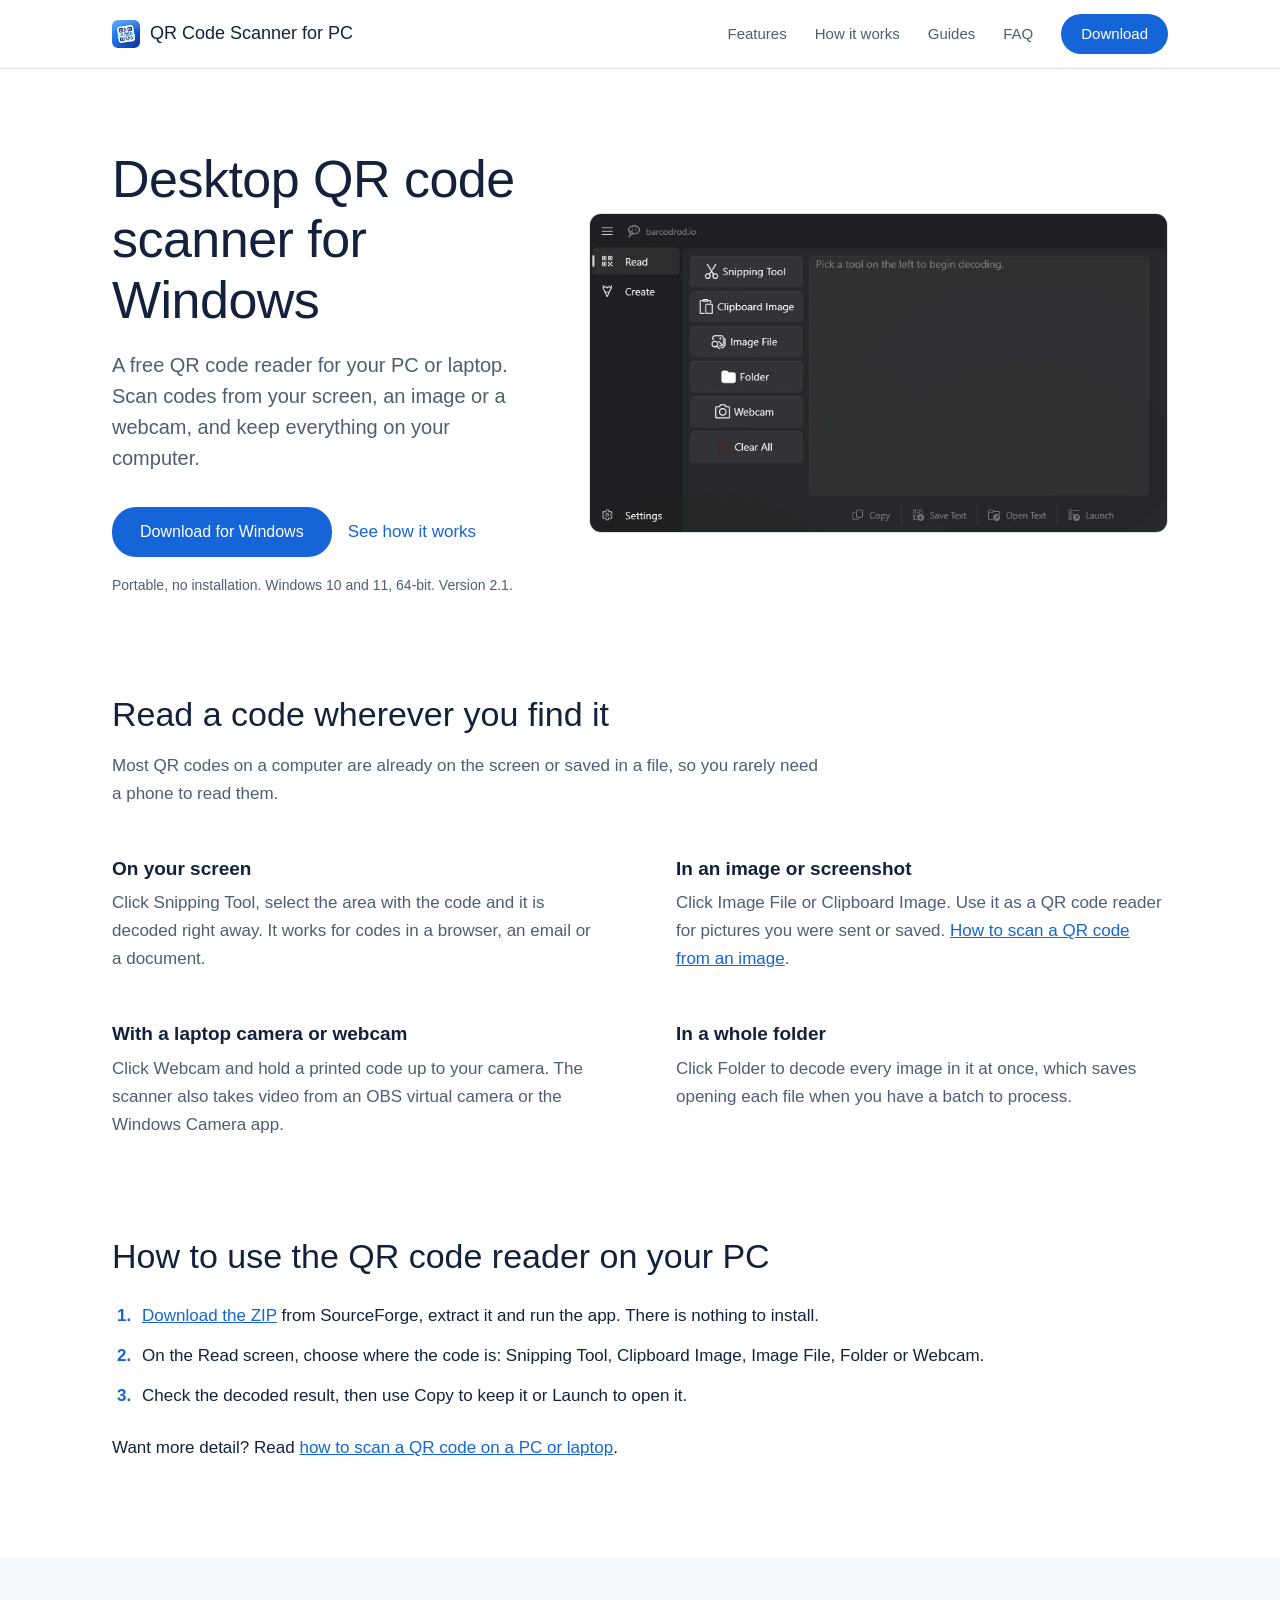
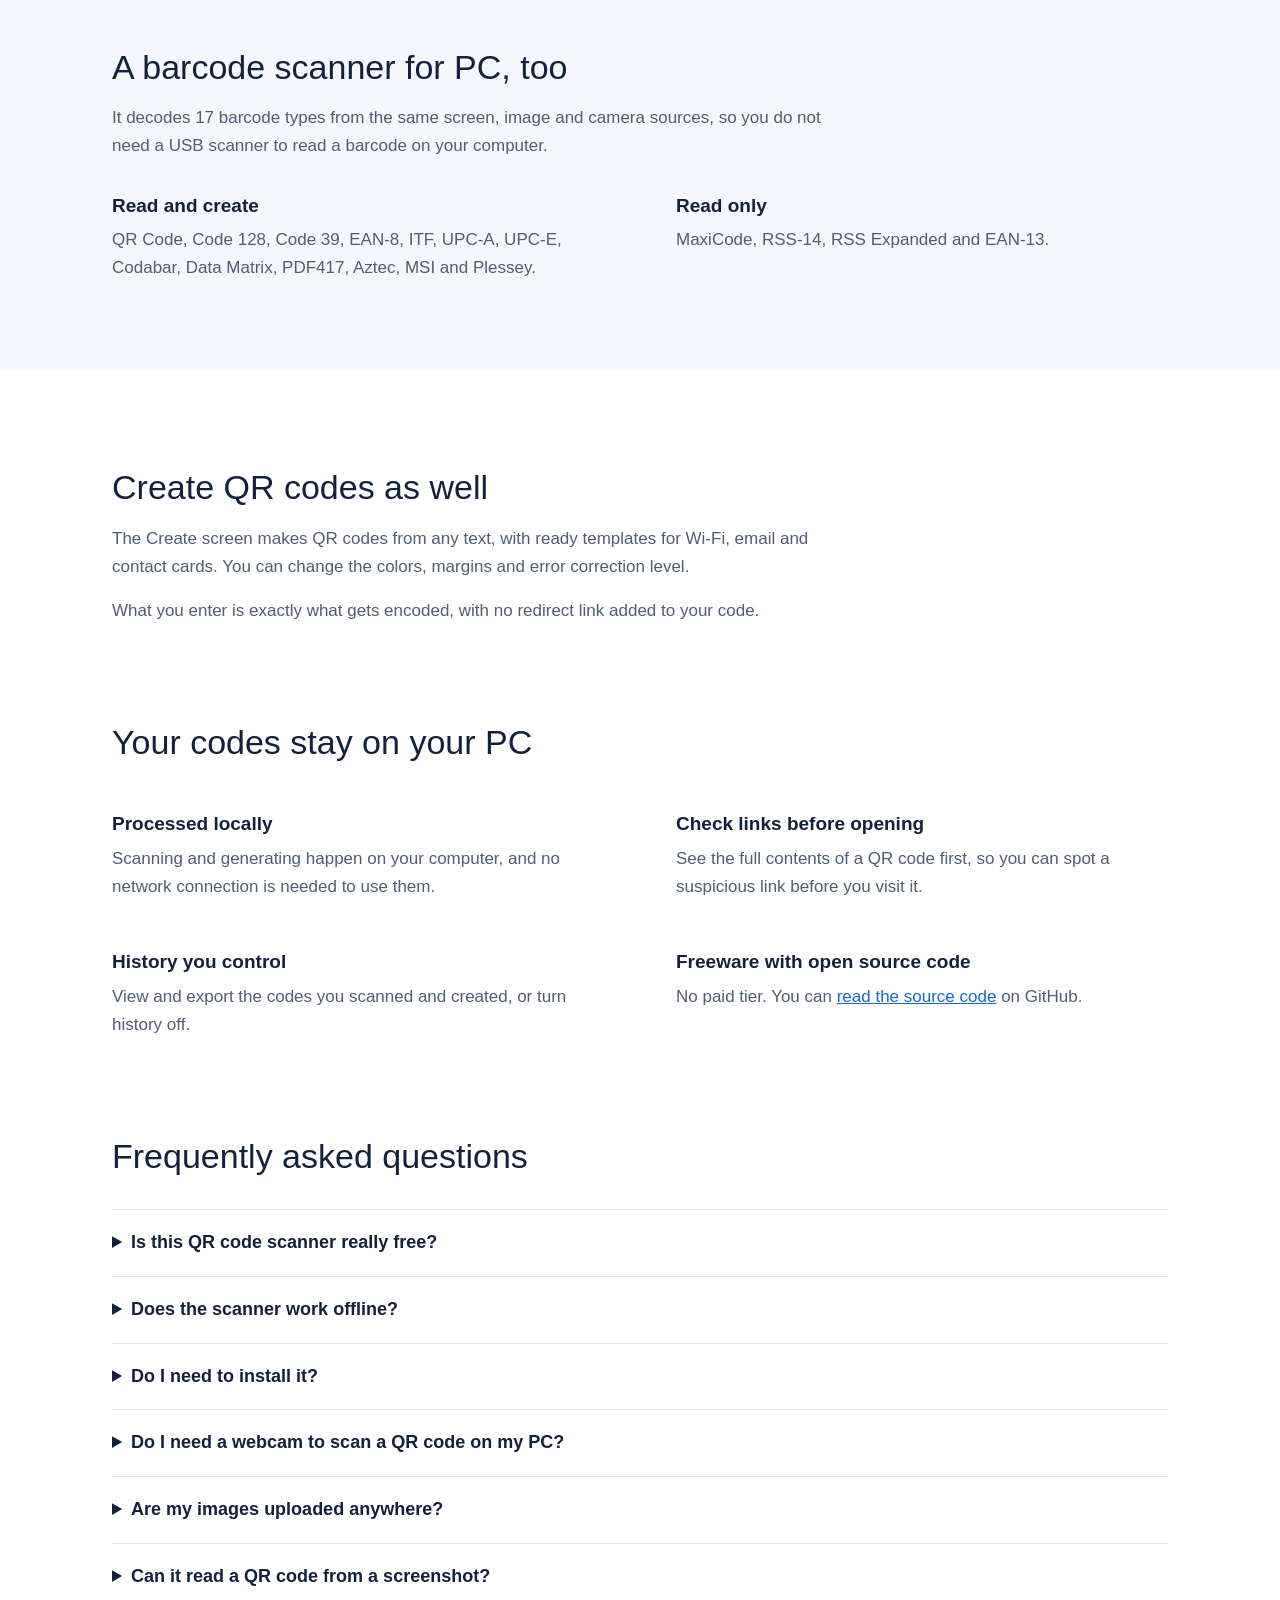
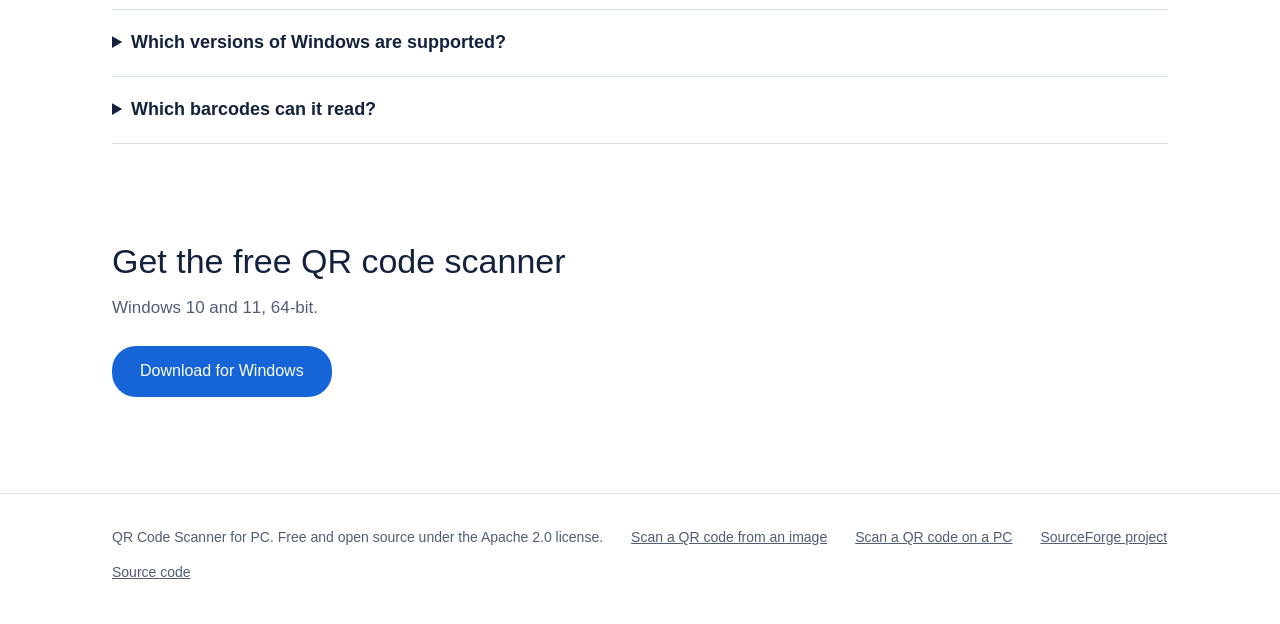
<file: docs/index.html>
<!doctype html>
<html lang="en">
<head>
<meta charset="utf-8">
<meta name="viewport" content="width=device-width, initial-scale=1">
<title>Desktop QR Code Scanner for Windows: Free QR Reader for PC</title>
<meta name="description" content="Free desktop QR code scanner for Windows 10 and 11. Read QR codes and barcodes from your screen, an image or a webcam. Works offline, nothing is uploaded.">
<meta name="robots" content="index, follow">
<link rel="canonical" href="https://swiftorcaplug.github.io/desktop-qr-code-scanner/">
<link rel="icon" type="image/png" sizes="32x32" href="assets/favicon-32.png">
<link rel="apple-touch-icon" href="assets/icon-256.png">
<meta property="og:type" content="website">
<meta property="og:site_name" content="QR Code Scanner for PC">
<meta property="og:title" content="Desktop QR Code Scanner for Windows: Free QR Reader for PC">
<meta property="og:description" content="Free desktop QR code scanner for Windows 10 and 11. Read QR codes and barcodes from your screen, an image or a webcam. Works offline, nothing is uploaded.">
<meta property="og:url" content="https://swiftorcaplug.github.io/desktop-qr-code-scanner/">
<meta property="og:image" content="https://swiftorcaplug.github.io/desktop-qr-code-scanner/assets/og-image.png">
<meta property="og:image:width" content="1200">
<meta property="og:image:height" content="630">
<meta name="twitter:card" content="summary_large_image">
<link rel="stylesheet" href="assets/style.css">
<script type="application/ld+json">{"@context": "https://schema.org", "@type": "WebSite", "name": "QR Code Scanner for PC", "url": "https://swiftorcaplug.github.io/desktop-qr-code-scanner/"}</script>
<script type="application/ld+json">{"@context": "https://schema.org", "@type": "SoftwareApplication", "name": "QR Code Scanner for PC", "url": "https://swiftorcaplug.github.io/desktop-qr-code-scanner/", "description": "Free desktop QR code scanner for Windows 10 and 11. Read QR codes and barcodes from your screen, an image or a webcam. Works offline, nothing is uploaded.", "applicationCategory": "UtilitiesApplication", "operatingSystem": "Windows 10, Windows 11", "softwareVersion": "2.1.0.0", "isAccessibleForFree": true, "license": "https://www.apache.org/licenses/LICENSE-2.0", "downloadUrl": "https://sourceforge.net/projects/qr-code-scanner-pc/files/latest/download", "image": "https://swiftorcaplug.github.io/desktop-qr-code-scanner/assets/icon-512.png", "screenshot": "https://swiftorcaplug.github.io/desktop-qr-code-scanner/assets/screenshots/app-main.webp", "offers": {"@type": "Offer", "price": "0", "priceCurrency": "USD"}, "featureList": ["Scan QR codes from the screen with the Windows Snipping Tool", "Read QR codes from image files and the clipboard", "Scan with a webcam, OBS virtual camera or Windows Camera", "Bulk scan a folder of images", "Read 17 barcode types", "Generate QR codes for Wi-Fi, email and contact cards", "Works offline with local processing", "Portable, no installation"]}</script>
<script type="application/ld+json">{"@context": "https://schema.org", "@type": "FAQPage", "mainEntity": [{"@type": "Question", "name": "Is this QR code scanner really free?", "acceptedAnswer": {"@type": "Answer", "text": "Yes. It is freeware with no paid version, and the source code is published under the Apache 2.0 license."}}, {"@type": "Question", "name": "Does the scanner work offline?", "acceptedAnswer": {"@type": "Answer", "text": "Yes. It reads and creates codes on your PC without a network connection."}}, {"@type": "Question", "name": "Do I need to install it?", "acceptedAnswer": {"@type": "Answer", "text": "No. It is a portable app: download the ZIP, extract it and run the program."}}, {"@type": "Question", "name": "Do I need a webcam to scan a QR code on my PC?", "acceptedAnswer": {"@type": "Answer", "text": "No. A webcam is only needed for camera scanning. You can also read codes from your screen, an image file or a picture copied to the clipboard."}}, {"@type": "Question", "name": "Are my images uploaded anywhere?", "acceptedAnswer": {"@type": "Answer", "text": "No. Images are processed locally, and decoded or generated data is not collected."}}, {"@type": "Question", "name": "Can it read a QR code from a screenshot?", "acceptedAnswer": {"@type": "Answer", "text": "Yes. Paste the screenshot from the clipboard or open the saved file. The image guide covers each way."}}, {"@type": "Question", "name": "Which versions of Windows are supported?", "acceptedAnswer": {"@type": "Answer", "text": "Windows 10 and Windows 11, 64-bit. There is no Mac or Linux version."}}, {"@type": "Question", "name": "Which barcodes can it read?", "acceptedAnswer": {"@type": "Answer", "text": "17 types, including QR Code, Code 128, Code 39, EAN-13, UPC-A, Data Matrix, PDF417 and Aztec."}}]}</script>
</head>
<body>
<a class="skip" href="#main">Skip to content</a>
<header class="top"><div class="wrap">
<a class="brand" href="./"><img src="assets/icon-48.png" width="28" height="28" alt="">QR Code Scanner for PC</a>
<nav aria-label="Main">
<a href="#features">Features</a>
<a href="#how">How it works</a>
<a href="scan-qr-code-on-pc/">Guides</a>
<a href="#faq">FAQ</a>
<a class="btn" href="https://sourceforge.net/projects/qr-code-scanner-pc/files/latest/download">Download</a>
</nav>
</div></header>
<main id="main">
<div class="wrap">
<div class="hero">
<div>
<h1>Desktop QR code scanner for Windows</h1>
<p class="lead">A free QR code reader for your PC or laptop. Scan codes from your screen, an image or a webcam, and keep everything on your computer.</p>
<p class="actions"><a class="btn" href="https://sourceforge.net/projects/qr-code-scanner-pc/files/latest/download">Download for Windows</a><a class="link" href="#how">See how it works</a></p>
<p class="note">Portable, no installation. Windows 10 and 11, 64-bit. Version 2.1.</p>
</div>
<img class="shot" src="assets/screenshots/app-main.webp" width="774" height="426" alt="Read screen of the app with Snipping Tool, Clipboard Image, Image File, Folder and Webcam buttons">
</div>

<section id="features">
<h2>Read a code wherever you find it</h2>
<p>Most QR codes on a computer are already on the screen or saved in a file, so you rarely need a phone to read them.</p>
<div class="two">
<div><h3>On your screen</h3><p>Click Snipping Tool, select the area with the code and it is decoded right away. It works for codes in a browser, an email or a document.</p></div>
<div><h3>In an image or screenshot</h3><p>Click Image File or Clipboard Image. Use it as a QR code reader for pictures you were sent or saved. <a href="scan-qr-code-from-image/">How to scan a QR code from an image</a>.</p></div>
<div><h3>With a laptop camera or webcam</h3><p>Click Webcam and hold a printed code up to your camera. The scanner also takes video from an OBS virtual camera or the Windows Camera app.</p></div>
<div><h3>In a whole folder</h3><p>Click Folder to decode every image in it at once, which saves opening each file when you have a batch to process.</p></div>
</div>
</section>

<section id="how">
<h2>How to use the QR code reader on your PC</h2>
<ol class="steps"><li><a href="https://sourceforge.net/projects/qr-code-scanner-pc/files/latest/download">Download the ZIP</a> from SourceForge, extract it and run the app. There is nothing to install.</li><li>On the Read screen, choose where the code is: Snipping Tool, Clipboard Image, Image File, Folder or Webcam.</li><li>Check the decoded result, then use Copy to keep it or Launch to open it.</li></ol>
<p class="after">Want more detail? Read <a href="scan-qr-code-on-pc/">how to scan a QR code on a PC or laptop</a>.</p>
</section>
</div>

<div class="band"><div class="wrap">
<h2>A barcode scanner for PC, too</h2>
<p>It decodes 17 barcode types from the same screen, image and camera sources, so you do not need a USB scanner to read a barcode on your computer.</p>
<div class="types">
<div><h3>Read and create</h3><p>QR Code, Code 128, Code 39, EAN-8, ITF, UPC-A, UPC-E, Codabar, Data Matrix, PDF417, Aztec, MSI and Plessey.</p></div>
<div><h3>Read only</h3><p>MaxiCode, RSS-14, RSS Expanded and EAN-13.</p></div>
</div>
</div></div>

<div class="wrap">
<section class="text">
<h2>Create QR codes as well</h2>
<p>The Create screen makes QR codes from any text, with ready templates for Wi-Fi, email and contact cards. You can change the colors, margins and error correction level.</p>
<p>What you enter is exactly what gets encoded, with no redirect link added to your code.</p>
</section>

<section>
<h2>Your codes stay on your PC</h2>
<div class="two">
<div><h3>Processed locally</h3><p>Scanning and generating happen on your computer, and no network connection is needed to use them.</p></div>
<div><h3>Check links before opening</h3><p>See the full contents of a QR code first, so you can spot a suspicious link before you visit it.</p></div>
<div><h3>History you control</h3><p>View and export the codes you scanned and created, or turn history off.</p></div>
<div><h3>Freeware with open source code</h3><p>No paid tier. You can <a href="https://github.com/swiftorcaplug/desktop-qr-code-scanner">read the source code</a> on GitHub.</p></div>
</div>
</section>

<section id="faq">
<h2>Frequently asked questions</h2>
<details><summary>Is this QR code scanner really free?</summary><p>Yes. It is freeware with no paid version, and the source code is published under the Apache 2.0 license.</p></details>
<details><summary>Does the scanner work offline?</summary><p>Yes. It reads and creates codes on your PC without a network connection.</p></details>
<details><summary>Do I need to install it?</summary><p>No. It is a portable app: download the ZIP, extract it and run the program.</p></details>
<details><summary>Do I need a webcam to scan a QR code on my PC?</summary><p>No. A webcam is only needed for camera scanning. You can also read codes from your screen, an image file or a picture copied to the clipboard.</p></details>
<details><summary>Are my images uploaded anywhere?</summary><p>No. Images are processed locally, and decoded or generated data is not collected.</p></details>
<details><summary>Can it read a QR code from a screenshot?</summary><p>Yes. Paste the screenshot from the clipboard or open the saved file. The <a href="scan-qr-code-from-image/">image guide</a> covers each way.</p></details>
<details><summary>Which versions of Windows are supported?</summary><p>Windows 10 and Windows 11, 64-bit. There is no Mac or Linux version.</p></details>
<details><summary>Which barcodes can it read?</summary><p>17 types, including QR Code, Code 128, Code 39, EAN-13, UPC-A, Data Matrix, PDF417 and Aztec.</p></details>
</section>

<div class="cta"><h2>Get the free QR code scanner</h2><p>Windows 10 and 11, 64-bit.</p><a class="btn" href="https://sourceforge.net/projects/qr-code-scanner-pc/files/latest/download">Download for Windows</a></div>
</div>
</main>
<footer><div class="wrap">
<span>QR Code Scanner for PC. Free and open source under the Apache 2.0 license.</span>
<a href="scan-qr-code-from-image/">Scan a QR code from an image</a>
<a href="scan-qr-code-on-pc/">Scan a QR code on a PC</a>
<a href="https://sourceforge.net/projects/qr-code-scanner-pc/">SourceForge project</a>
<a href="https://github.com/swiftorcaplug/desktop-qr-code-scanner">Source code</a>
</div></footer>
</body>
</html>
</file>
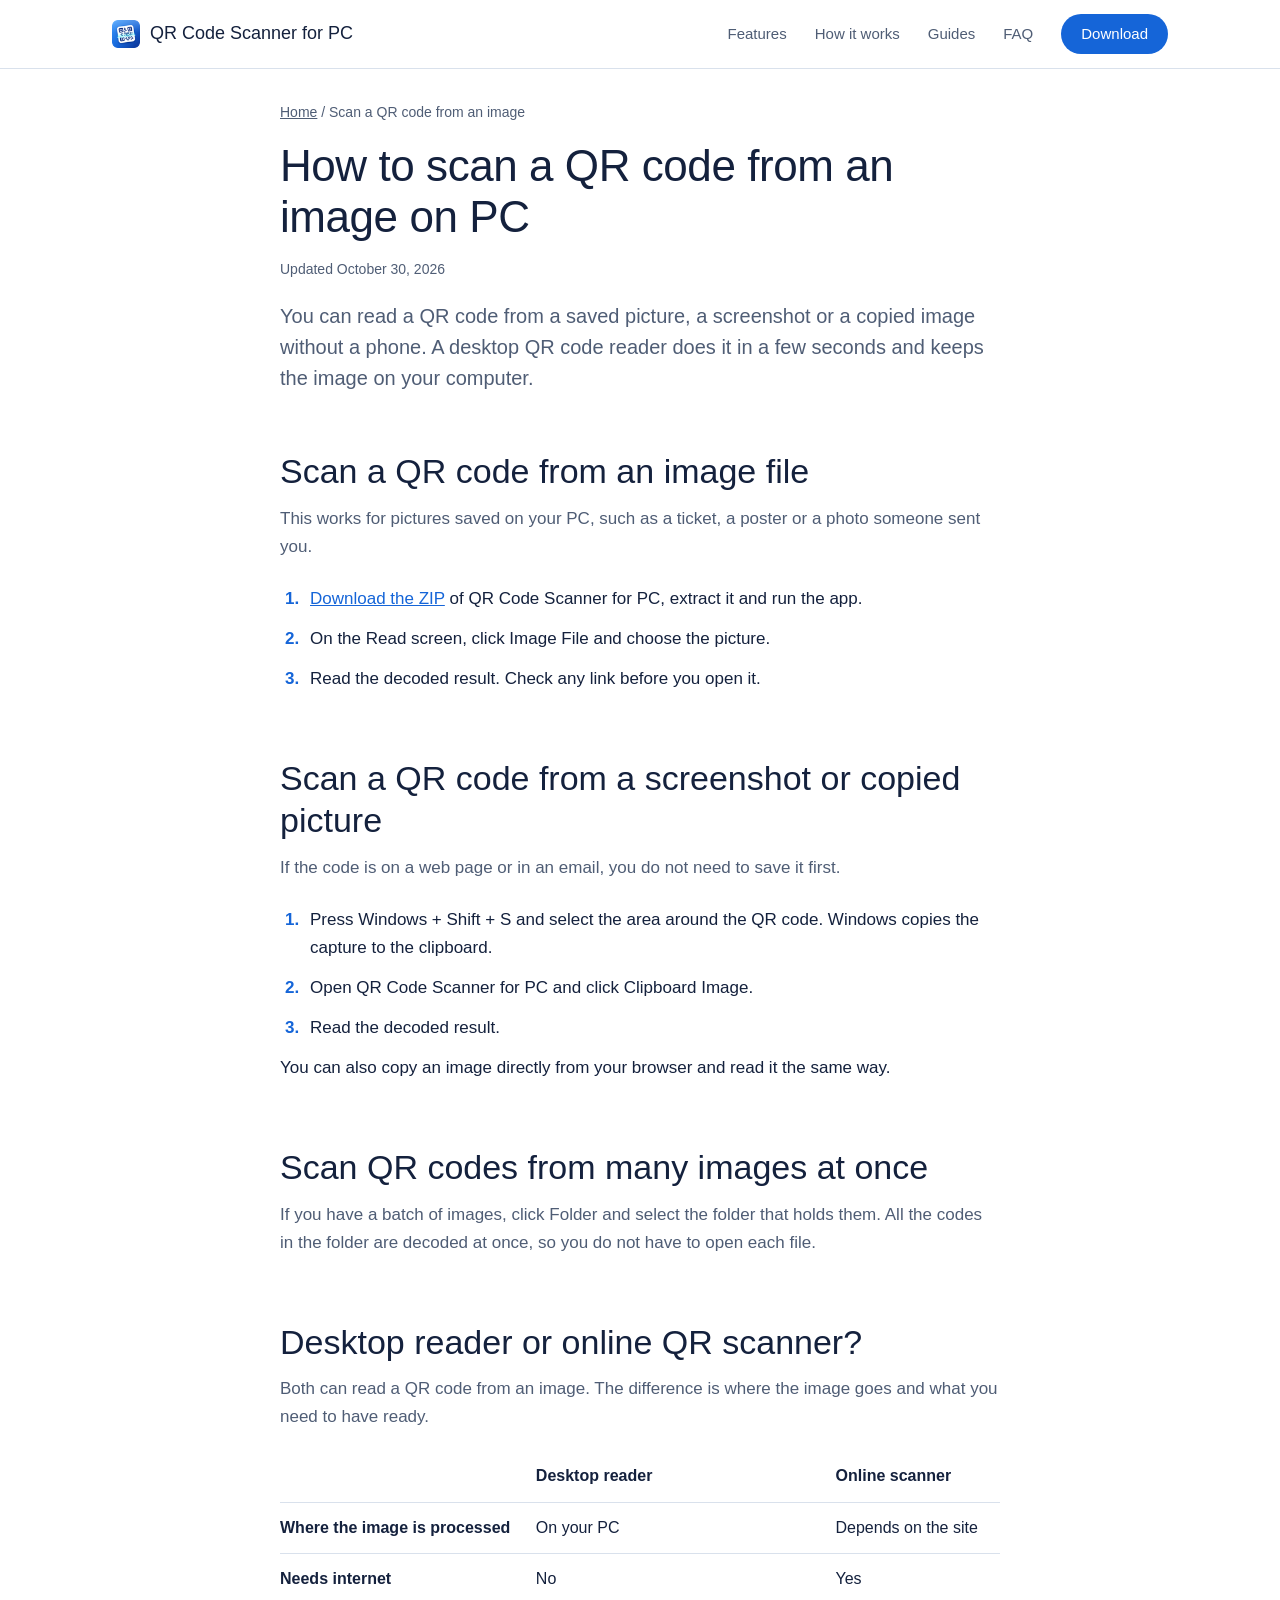
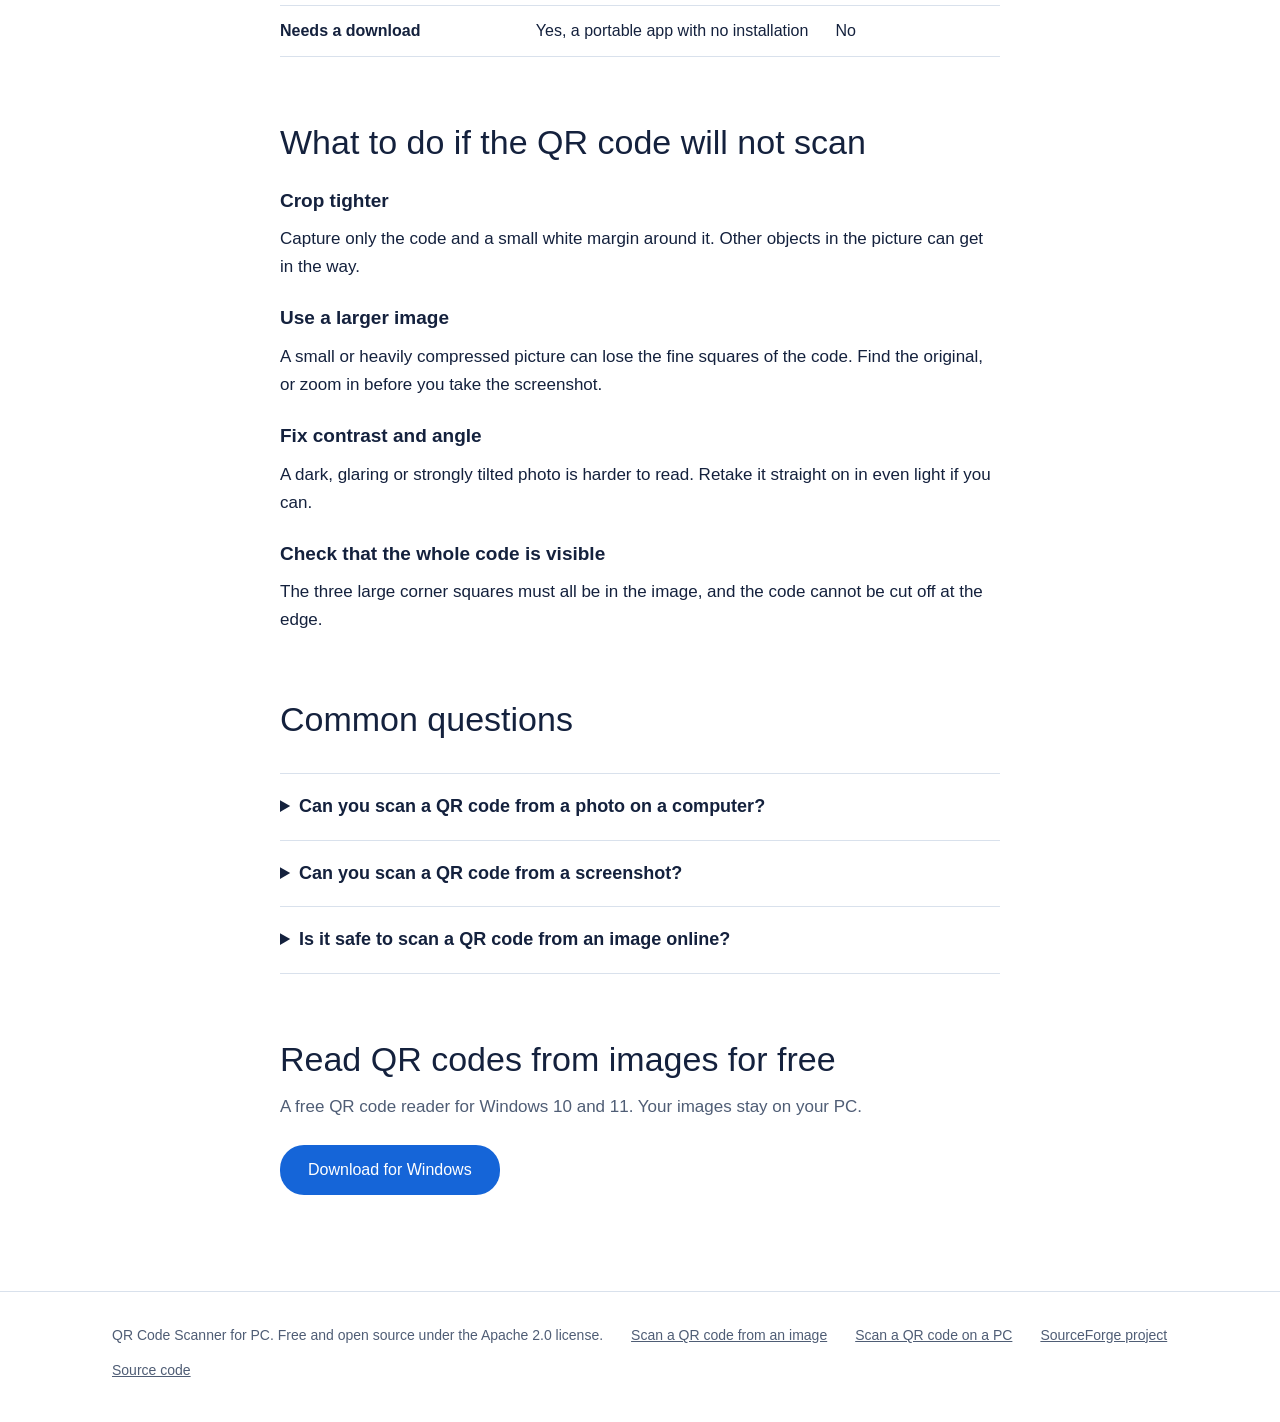
<file: docs/scan-qr-code-from-image/index.html>
<!doctype html>
<html lang="en">
<head>
<meta charset="utf-8">
<meta name="viewport" content="width=device-width, initial-scale=1">
<title>How to Scan a QR Code from an Image on PC (Free, Offline)</title>
<meta name="description" content="Scan a QR code from an image, screenshot or copied picture on Windows. A step-by-step guide to a free QR code reader that keeps your images on your PC.">
<meta name="robots" content="index, follow">
<link rel="canonical" href="https://swiftorcaplug.github.io/desktop-qr-code-scanner/scan-qr-code-from-image/">
<link rel="icon" type="image/png" sizes="32x32" href="../assets/favicon-32.png">
<link rel="apple-touch-icon" href="../assets/icon-256.png">
<meta property="og:type" content="website">
<meta property="og:site_name" content="QR Code Scanner for PC">
<meta property="og:title" content="How to Scan a QR Code from an Image on PC (Free, Offline)">
<meta property="og:description" content="Scan a QR code from an image, screenshot or copied picture on Windows. A step-by-step guide to a free QR code reader that keeps your images on your PC.">
<meta property="og:url" content="https://swiftorcaplug.github.io/desktop-qr-code-scanner/scan-qr-code-from-image/">
<meta property="og:image" content="https://swiftorcaplug.github.io/desktop-qr-code-scanner/assets/og-image.png">
<meta property="og:image:width" content="1200">
<meta property="og:image:height" content="630">
<meta name="twitter:card" content="summary_large_image">
<link rel="stylesheet" href="../assets/style.css">
<script type="application/ld+json">{"@context": "https://schema.org", "@type": "Article", "headline": "How to Scan a QR Code from an Image on PC (Free, Offline)", "description": "Scan a QR code from an image, screenshot or copied picture on Windows. A step-by-step guide to a free QR code reader that keeps your images on your PC.", "url": "https://swiftorcaplug.github.io/desktop-qr-code-scanner/scan-qr-code-from-image/", "datePublished": "2026-10-30", "dateModified": "2026-10-30", "image": "https://swiftorcaplug.github.io/desktop-qr-code-scanner/assets/og-image.png", "author": {"@type": "Organization", "name": "QR Code Scanner for PC", "url": "https://swiftorcaplug.github.io/desktop-qr-code-scanner/"}, "publisher": {"@type": "Organization", "name": "QR Code Scanner for PC", "logo": {"@type": "ImageObject", "url": "https://swiftorcaplug.github.io/desktop-qr-code-scanner/assets/icon-512.png"}}}</script>
<script type="application/ld+json">{"@context": "https://schema.org", "@type": "HowTo", "name": "Scan a QR code from an image on PC", "url": "https://swiftorcaplug.github.io/desktop-qr-code-scanner/scan-qr-code-from-image/", "step": [{"@type": "HowToStep", "position": 1, "text": "Download the ZIP of QR Code Scanner for PC, extract it and run the app."}, {"@type": "HowToStep", "position": 2, "text": "On the Read screen, click Image File and choose the picture."}, {"@type": "HowToStep", "position": 3, "text": "Read the decoded result. Check any link before you open it."}]}</script>
<script type="application/ld+json">{"@context": "https://schema.org", "@type": "BreadcrumbList", "itemListElement": [{"@type": "ListItem", "position": 1, "name": "Home", "item": "https://swiftorcaplug.github.io/desktop-qr-code-scanner/"}, {"@type": "ListItem", "position": 2, "name": "Scan a QR code from an image", "item": "https://swiftorcaplug.github.io/desktop-qr-code-scanner/scan-qr-code-from-image/"}]}</script>
<script type="application/ld+json">{"@context": "https://schema.org", "@type": "FAQPage", "mainEntity": [{"@type": "Question", "name": "Can you scan a QR code from a photo on a computer?", "acceptedAnswer": {"@type": "Answer", "text": "Yes. Save the photo to your PC and open it in a QR code reader, or copy the picture and paste it."}}, {"@type": "Question", "name": "Can you scan a QR code from a screenshot?", "acceptedAnswer": {"@type": "Answer", "text": "Yes. A screenshot is an ordinary image, so you can paste it from the clipboard or open the saved file."}}, {"@type": "Question", "name": "Is it safe to scan a QR code from an image online?", "acceptedAnswer": {"@type": "Answer", "text": "An online reader may send your image to its server, depending on the site. If the code holds something private, such as a Wi-Fi password or a login link, a desktop reader avoids that because it runs on your PC."}}]}</script>
</head>
<body>
<a class="skip" href="#main">Skip to content</a>
<header class="top"><div class="wrap">
<a class="brand" href="../"><img src="../assets/icon-48.png" width="28" height="28" alt="">QR Code Scanner for PC</a>
<nav aria-label="Main">
<a href="../#features">Features</a>
<a href="../#how">How it works</a>
<a href="../scan-qr-code-on-pc/">Guides</a>
<a href="../#faq">FAQ</a>
<a class="btn" href="https://sourceforge.net/projects/qr-code-scanner-pc/files/latest/download">Download</a>
</nav>
</div></header>
<main id="main">
<div class="wrap narrow">
<nav class="crumbs" aria-label="Breadcrumb"><a href="../">Home</a> / Scan a QR code from an image</nav>
<article>
<h1>How to scan a QR code from an image on PC</h1>
<p class="note">Updated October 30, 2026</p>
<p class="lead">You can read a QR code from a saved picture, a screenshot or a copied image without a phone. A desktop QR code reader does it in a few seconds and keeps the image on your computer.</p>
<section><h2>Scan a QR code from an image file</h2>
<p>This works for pictures saved on your PC, such as a ticket, a poster or a photo someone sent you.</p>
<ol class="steps"><li><a href="https://sourceforge.net/projects/qr-code-scanner-pc/files/latest/download">Download the ZIP</a> of QR Code Scanner for PC, extract it and run the app.</li><li>On the Read screen, click Image File and choose the picture.</li><li>Read the decoded result. Check any link before you open it.</li></ol>
</section>
<section><h2>Scan a QR code from a screenshot or copied picture</h2>
<p>If the code is on a web page or in an email, you do not need to save it first.</p>
<ol class="steps"><li>Press Windows + Shift + S and select the area around the QR code. Windows copies the capture to the clipboard.</li><li>Open QR Code Scanner for PC and click Clipboard Image.</li><li>Read the decoded result.</li></ol>
<p>You can also copy an image directly from your browser and read it the same way.</p>
</section>
<section><h2>Scan QR codes from many images at once</h2>
<p>If you have a batch of images, click Folder and select the folder that holds them. All the codes in the folder are decoded at once, so you do not have to open each file.</p>
</section>
<section><h2>Desktop reader or online QR scanner?</h2>
<p>Both can read a QR code from an image. The difference is where the image goes and what you need to have ready.</p>
<table><thead><tr><th scope="col"><span class="skip">Question</span></th><th scope="col">Desktop reader</th><th scope="col">Online scanner</th></tr></thead><tbody>
<tr><th scope="row">Where the image is processed</th><td>On your PC</td><td>Depends on the site</td></tr>
<tr><th scope="row">Needs internet</th><td>No</td><td>Yes</td></tr>
<tr><th scope="row">Needs a download</th><td>Yes, a portable app with no installation</td><td>No</td></tr>
</tbody></table>
</section>
<section><h2>What to do if the QR code will not scan</h2>
<h3>Crop tighter</h3><p>Capture only the code and a small white margin around it. Other objects in the picture can get in the way.</p>
<h3>Use a larger image</h3><p>A small or heavily compressed picture can lose the fine squares of the code. Find the original, or zoom in before you take the screenshot.</p>
<h3>Fix contrast and angle</h3><p>A dark, glaring or strongly tilted photo is harder to read. Retake it straight on in even light if you can.</p>
<h3>Check that the whole code is visible</h3><p>The three large corner squares must all be in the image, and the code cannot be cut off at the edge.</p>
</section>
<section><h2>Common questions</h2>
<details><summary>Can you scan a QR code from a photo on a computer?</summary><p>Yes. Save the photo to your PC and open it in a QR code reader, or copy the picture and paste it.</p></details>
<details><summary>Can you scan a QR code from a screenshot?</summary><p>Yes. A screenshot is an ordinary image, so you can paste it from the clipboard or open the saved file.</p></details>
<details><summary>Is it safe to scan a QR code from an image online?</summary><p>An online reader may send your image to its server, depending on the site. If the code holds something private, such as a Wi-Fi password or a login link, a desktop reader avoids that because it runs on your PC.</p></details>
</section>
<div class="cta"><h2>Read QR codes from images for free</h2><p>A free QR code reader for Windows 10 and 11. Your images stay on your PC.</p><a class="btn" href="https://sourceforge.net/projects/qr-code-scanner-pc/files/latest/download">Download for Windows</a></div>
</article></div>
</main>
<footer><div class="wrap">
<span>QR Code Scanner for PC. Free and open source under the Apache 2.0 license.</span>
<a href="../scan-qr-code-from-image/">Scan a QR code from an image</a>
<a href="../scan-qr-code-on-pc/">Scan a QR code on a PC</a>
<a href="https://sourceforge.net/projects/qr-code-scanner-pc/">SourceForge project</a>
<a href="https://github.com/swiftorcaplug/desktop-qr-code-scanner">Source code</a>
</div></footer>
</body>
</html>
</file>
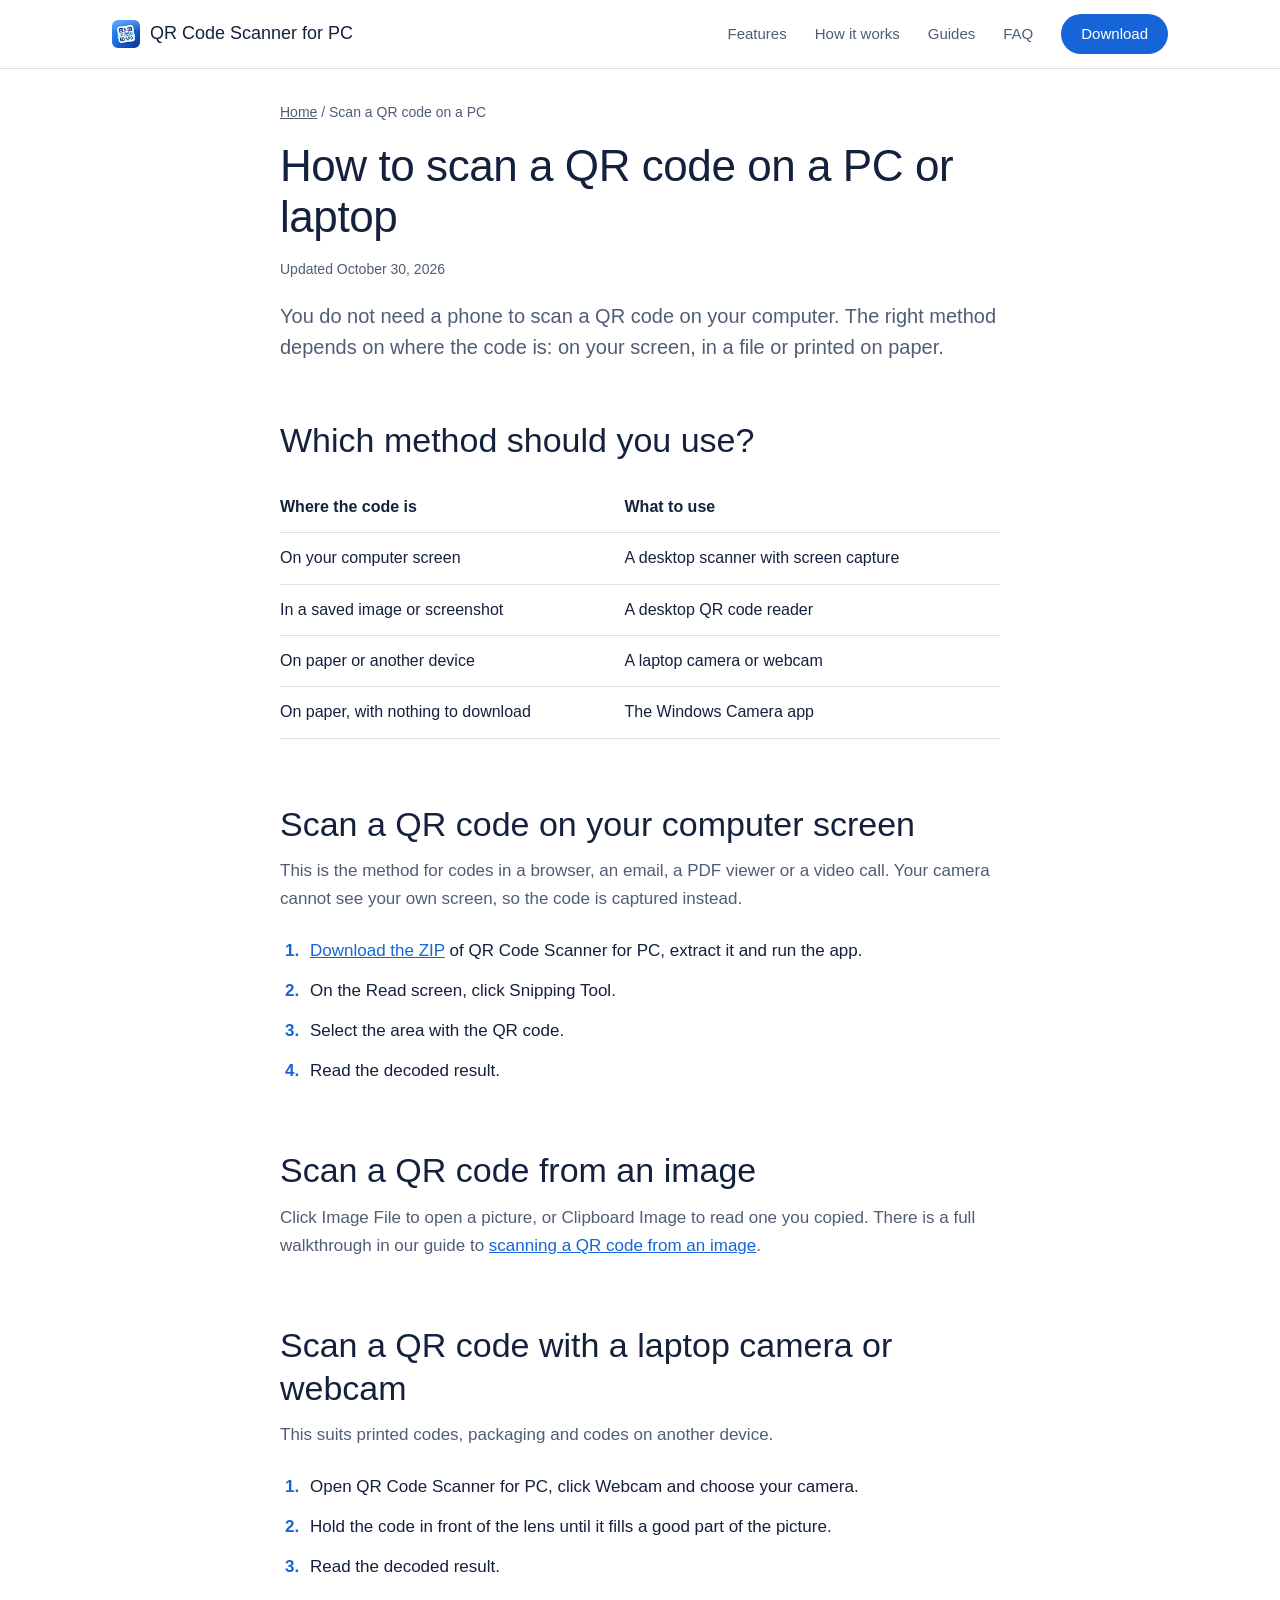
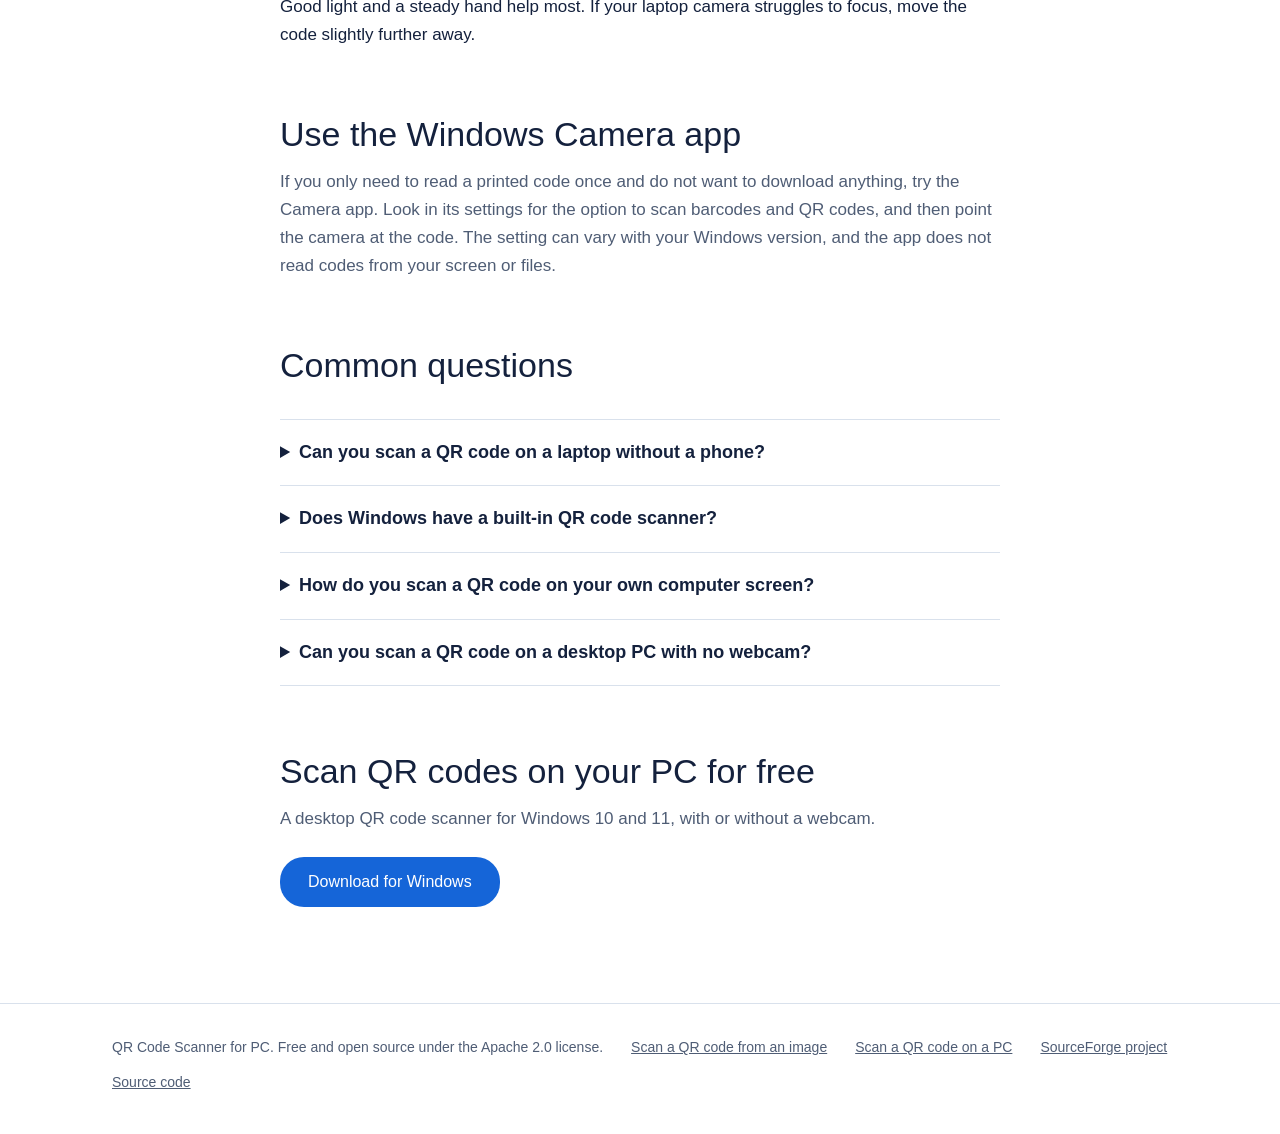
<file: docs/scan-qr-code-on-pc/index.html>
<!doctype html>
<html lang="en">
<head>
<meta charset="utf-8">
<meta name="viewport" content="width=device-width, initial-scale=1">
<title>How to Scan a QR Code on a PC or Laptop Without a Phone</title>
<meta name="description" content="Four ways to scan a QR code on a Windows PC or laptop: from your screen, an image, a webcam or the Windows Camera app. No phone needed.">
<meta name="robots" content="index, follow">
<link rel="canonical" href="https://swiftorcaplug.github.io/desktop-qr-code-scanner/scan-qr-code-on-pc/">
<link rel="icon" type="image/png" sizes="32x32" href="../assets/favicon-32.png">
<link rel="apple-touch-icon" href="../assets/icon-256.png">
<meta property="og:type" content="website">
<meta property="og:site_name" content="QR Code Scanner for PC">
<meta property="og:title" content="How to Scan a QR Code on a PC or Laptop Without a Phone">
<meta property="og:description" content="Four ways to scan a QR code on a Windows PC or laptop: from your screen, an image, a webcam or the Windows Camera app. No phone needed.">
<meta property="og:url" content="https://swiftorcaplug.github.io/desktop-qr-code-scanner/scan-qr-code-on-pc/">
<meta property="og:image" content="https://swiftorcaplug.github.io/desktop-qr-code-scanner/assets/og-image.png">
<meta property="og:image:width" content="1200">
<meta property="og:image:height" content="630">
<meta name="twitter:card" content="summary_large_image">
<link rel="stylesheet" href="../assets/style.css">
<script type="application/ld+json">{"@context": "https://schema.org", "@type": "Article", "headline": "How to Scan a QR Code on a PC or Laptop Without a Phone", "description": "Four ways to scan a QR code on a Windows PC or laptop: from your screen, an image, a webcam or the Windows Camera app. No phone needed.", "url": "https://swiftorcaplug.github.io/desktop-qr-code-scanner/scan-qr-code-on-pc/", "datePublished": "2026-10-30", "dateModified": "2026-10-30", "image": "https://swiftorcaplug.github.io/desktop-qr-code-scanner/assets/og-image.png", "author": {"@type": "Organization", "name": "QR Code Scanner for PC", "url": "https://swiftorcaplug.github.io/desktop-qr-code-scanner/"}, "publisher": {"@type": "Organization", "name": "QR Code Scanner for PC", "logo": {"@type": "ImageObject", "url": "https://swiftorcaplug.github.io/desktop-qr-code-scanner/assets/icon-512.png"}}}</script>
<script type="application/ld+json">{"@context": "https://schema.org", "@type": "HowTo", "name": "Scan a QR code on your computer screen", "url": "https://swiftorcaplug.github.io/desktop-qr-code-scanner/scan-qr-code-on-pc/", "step": [{"@type": "HowToStep", "position": 1, "text": "Download the ZIP of QR Code Scanner for PC, extract it and run the app."}, {"@type": "HowToStep", "position": 2, "text": "On the Read screen, click Snipping Tool."}, {"@type": "HowToStep", "position": 3, "text": "Select the area with the QR code."}, {"@type": "HowToStep", "position": 4, "text": "Read the decoded result."}]}</script>
<script type="application/ld+json">{"@context": "https://schema.org", "@type": "BreadcrumbList", "itemListElement": [{"@type": "ListItem", "position": 1, "name": "Home", "item": "https://swiftorcaplug.github.io/desktop-qr-code-scanner/"}, {"@type": "ListItem", "position": 2, "name": "Scan a QR code on a PC", "item": "https://swiftorcaplug.github.io/desktop-qr-code-scanner/scan-qr-code-on-pc/"}]}</script>
<script type="application/ld+json">{"@context": "https://schema.org", "@type": "FAQPage", "mainEntity": [{"@type": "Question", "name": "Can you scan a QR code on a laptop without a phone?", "acceptedAnswer": {"@type": "Answer", "text": "Yes. Use your laptop camera for a printed code, or a desktop QR code scanner for a code on your screen or in an image."}}, {"@type": "Question", "name": "Does Windows have a built-in QR code scanner?", "acceptedAnswer": {"@type": "Answer", "text": "The Windows Camera app can read QR codes with its camera, if your PC has one and the barcode setting is available in your version. For codes on the screen or in a file, you need another tool."}}, {"@type": "Question", "name": "How do you scan a QR code on your own computer screen?", "acceptedAnswer": {"@type": "Answer", "text": "You cannot point your PC camera at its own screen, so capture the code instead. A desktop scanner reads it through the Windows Snipping Tool."}}, {"@type": "Question", "name": "Can you scan a QR code on a desktop PC with no webcam?", "acceptedAnswer": {"@type": "Answer", "text": "Yes. Screen capture, image files and the clipboard all work without a camera."}}]}</script>
</head>
<body>
<a class="skip" href="#main">Skip to content</a>
<header class="top"><div class="wrap">
<a class="brand" href="../"><img src="../assets/icon-48.png" width="28" height="28" alt="">QR Code Scanner for PC</a>
<nav aria-label="Main">
<a href="../#features">Features</a>
<a href="../#how">How it works</a>
<a href="../scan-qr-code-on-pc/">Guides</a>
<a href="../#faq">FAQ</a>
<a class="btn" href="https://sourceforge.net/projects/qr-code-scanner-pc/files/latest/download">Download</a>
</nav>
</div></header>
<main id="main">
<div class="wrap narrow">
<nav class="crumbs" aria-label="Breadcrumb"><a href="../">Home</a> / Scan a QR code on a PC</nav>
<article>
<h1>How to scan a QR code on a PC or laptop</h1>
<p class="note">Updated October 30, 2026</p>
<p class="lead">You do not need a phone to scan a QR code on your computer. The right method depends on where the code is: on your screen, in a file or printed on paper.</p>
<section><h2>Which method should you use?</h2>
<table><thead><tr><th scope="col">Where the code is</th><th scope="col">What to use</th></tr></thead><tbody>
<tr><td>On your computer screen</td><td>A desktop scanner with screen capture</td></tr>
<tr><td>In a saved image or screenshot</td><td>A desktop QR code reader</td></tr>
<tr><td>On paper or another device</td><td>A laptop camera or webcam</td></tr>
<tr><td>On paper, with nothing to download</td><td>The Windows Camera app</td></tr>
</tbody></table>
</section>
<section><h2>Scan a QR code on your computer screen</h2>
<p>This is the method for codes in a browser, an email, a PDF viewer or a video call. Your camera cannot see your own screen, so the code is captured instead.</p>
<ol class="steps"><li><a href="https://sourceforge.net/projects/qr-code-scanner-pc/files/latest/download">Download the ZIP</a> of QR Code Scanner for PC, extract it and run the app.</li><li>On the Read screen, click Snipping Tool.</li><li>Select the area with the QR code.</li><li>Read the decoded result.</li></ol>
</section>
<section><h2>Scan a QR code from an image</h2>
<p>Click Image File to open a picture, or Clipboard Image to read one you copied. There is a full walkthrough in our guide to <a href="../scan-qr-code-from-image/">scanning a QR code from an image</a>.</p>
</section>
<section><h2>Scan a QR code with a laptop camera or webcam</h2>
<p>This suits printed codes, packaging and codes on another device.</p>
<ol class="steps"><li>Open QR Code Scanner for PC, click Webcam and choose your camera.</li><li>Hold the code in front of the lens until it fills a good part of the picture.</li><li>Read the decoded result.</li></ol>
<p>Good light and a steady hand help most. If your laptop camera struggles to focus, move the code slightly further away.</p>
</section>
<section><h2>Use the Windows Camera app</h2>
<p>If you only need to read a printed code once and do not want to download anything, try the Camera app. Look in its settings for the option to scan barcodes and QR codes, and then point the camera at the code. The setting can vary with your Windows version, and the app does not read codes from your screen or files.</p>
</section>
<section><h2>Common questions</h2>
<details><summary>Can you scan a QR code on a laptop without a phone?</summary><p>Yes. Use your laptop camera for a printed code, or a desktop QR code scanner for a code on your screen or in an image.</p></details>
<details><summary>Does Windows have a built-in QR code scanner?</summary><p>The Windows Camera app can read QR codes with its camera, if your PC has one and the barcode setting is available in your version. For codes on the screen or in a file, you need another tool.</p></details>
<details><summary>How do you scan a QR code on your own computer screen?</summary><p>You cannot point your PC camera at its own screen, so capture the code instead. A desktop scanner reads it through the Windows Snipping Tool.</p></details>
<details><summary>Can you scan a QR code on a desktop PC with no webcam?</summary><p>Yes. Screen capture, image files and the clipboard all work without a camera.</p></details>
</section>
<div class="cta"><h2>Scan QR codes on your PC for free</h2><p>A desktop QR code scanner for Windows 10 and 11, with or without a webcam.</p><a class="btn" href="https://sourceforge.net/projects/qr-code-scanner-pc/files/latest/download">Download for Windows</a></div>
</article></div>
</main>
<footer><div class="wrap">
<span>QR Code Scanner for PC. Free and open source under the Apache 2.0 license.</span>
<a href="../scan-qr-code-from-image/">Scan a QR code from an image</a>
<a href="../scan-qr-code-on-pc/">Scan a QR code on a PC</a>
<a href="https://sourceforge.net/projects/qr-code-scanner-pc/">SourceForge project</a>
<a href="https://github.com/swiftorcaplug/desktop-qr-code-scanner">Source code</a>
</div></footer>
</body>
</html>
</file>
<file: docs/assets/style.css>
:root{--ink:#14213D;--muted:#4F5D75;--accent:#1565D8;--accent-dark:#0F4FB0;--surface:#F4F7FB;--line:#D9E1EC}
*{box-sizing:border-box}
html{-webkit-text-size-adjust:100%}
body{margin:0;background:#fff;color:var(--ink);font:400 17px/1.65 "Segoe UI",Roboto,"Helvetica Neue",Arial,sans-serif}
img{display:block;max-width:100%;height:auto}
a{color:var(--accent)}
a:hover{color:var(--accent-dark)}
:focus-visible{outline:3px solid var(--accent);outline-offset:2px;border-radius:4px}
.skip{position:absolute;left:-999px}
.skip:focus{left:16px;top:12px;background:#fff;padding:8px 12px;z-index:2}
.wrap{max-width:1120px;margin:0 auto;padding:0 32px}
.narrow{max-width:784px}
.top{border-bottom:1px solid var(--line)}
.top .wrap{display:flex;align-items:center;gap:32px;height:68px}
.brand{display:flex;align-items:center;gap:10px;color:var(--ink);font-size:18px;font-weight:500;text-decoration:none}
.top nav{margin-left:auto;display:flex;align-items:center;gap:28px}
.top nav a{color:var(--muted);text-decoration:none;font-size:15px}
.top nav a:hover{color:var(--ink)}
.top nav a.btn{color:#fff;padding:8px 20px}
.btn{display:inline-block;background:var(--accent);color:#fff;border-radius:24px;padding:12px 28px;font-size:16px;font-weight:500;text-decoration:none}
.btn:hover{background:var(--accent-dark);color:#fff}
.link{display:inline-block;padding:12px 16px;font-weight:500;text-decoration:none}
h1,h2,h3{color:var(--ink);margin:0}
h1{font-size:clamp(36px,4.6vw,52px);font-weight:400;line-height:1.16;letter-spacing:-.01em}
h2{font-size:clamp(27px,3vw,34px);font-weight:400;line-height:1.25}
h3{font-size:19px;font-weight:600;line-height:1.35}
p{margin:0}
.lead{font-size:20px;line-height:1.55;color:var(--muted);margin-top:20px}
.note{font-size:14px;color:var(--muted);margin-top:16px}
.hero{display:grid;grid-template-columns:5fr 7fr;gap:64px;align-items:center;padding:80px 0 96px}
.actions{margin-top:32px}
.shot{border:1px solid var(--line);border-radius:12px}
section{padding:0 0 96px}
section>h2+p{margin-top:16px;color:var(--muted);max-width:720px}
.two{display:grid;grid-template-columns:1fr 1fr;gap:48px 72px;margin-top:48px}
.two h3+p{margin-top:8px;color:var(--muted)}
.text p{margin-top:16px;color:var(--muted);max-width:720px}
.band{background:var(--surface);padding:88px 0;margin-bottom:96px}
.band h2+p{margin-top:16px;color:var(--muted);max-width:720px}
.types{display:grid;grid-template-columns:1fr 1fr;gap:48px 72px;margin-top:32px}
.types p{margin-top:8px;color:var(--muted)}
ol.steps{margin:24px 0 0;padding-left:24px}
ol.steps li{margin-top:12px;padding-left:6px}
ol.steps li::marker{color:var(--accent);font-weight:600}
.after{margin-top:24px}
details{border-bottom:1px solid var(--line)}
details:first-of-type{margin-top:32px;border-top:1px solid var(--line)}
summary{cursor:pointer;padding:18px 0;font-weight:600;font-size:18px}
details p{padding:0 0 22px;color:var(--muted);max-width:720px}
.crumbs{font-size:14px;color:var(--muted);padding-top:32px}
.crumbs a{color:var(--muted)}
article h1{margin-top:16px;font-size:clamp(33px,4vw,44px)}
article section{padding-bottom:64px}
article h2{margin-bottom:12px}
article h3{margin:24px 0 4px}
article section p{margin-top:12px}
article .lead{margin-bottom:56px}
table{border-collapse:collapse;width:100%;margin-top:20px;font-size:16px}
th,td{text-align:left;padding:12px 16px 12px 0;border-bottom:1px solid var(--line);vertical-align:top}
th{font-weight:600}
.cta{padding-bottom:96px}
.cta p{margin:12px 0 24px;color:var(--muted)}
footer{border-top:1px solid var(--line);padding:32px 0 40px;font-size:14px;color:var(--muted)}
footer .wrap{display:flex;flex-wrap:wrap;gap:12px 28px}
footer a{color:var(--muted)}
@media (max-width:860px){
.wrap{padding:0 20px}
.hero,.two,.types{grid-template-columns:1fr}
.hero{gap:40px;padding:48px 0 64px}
section{padding-bottom:64px}
.band{padding:56px 0;margin-bottom:64px}
.top nav a:not(.btn){display:none}
.top .wrap{gap:12px}
.brand{font-size:16px}
}
</file>
